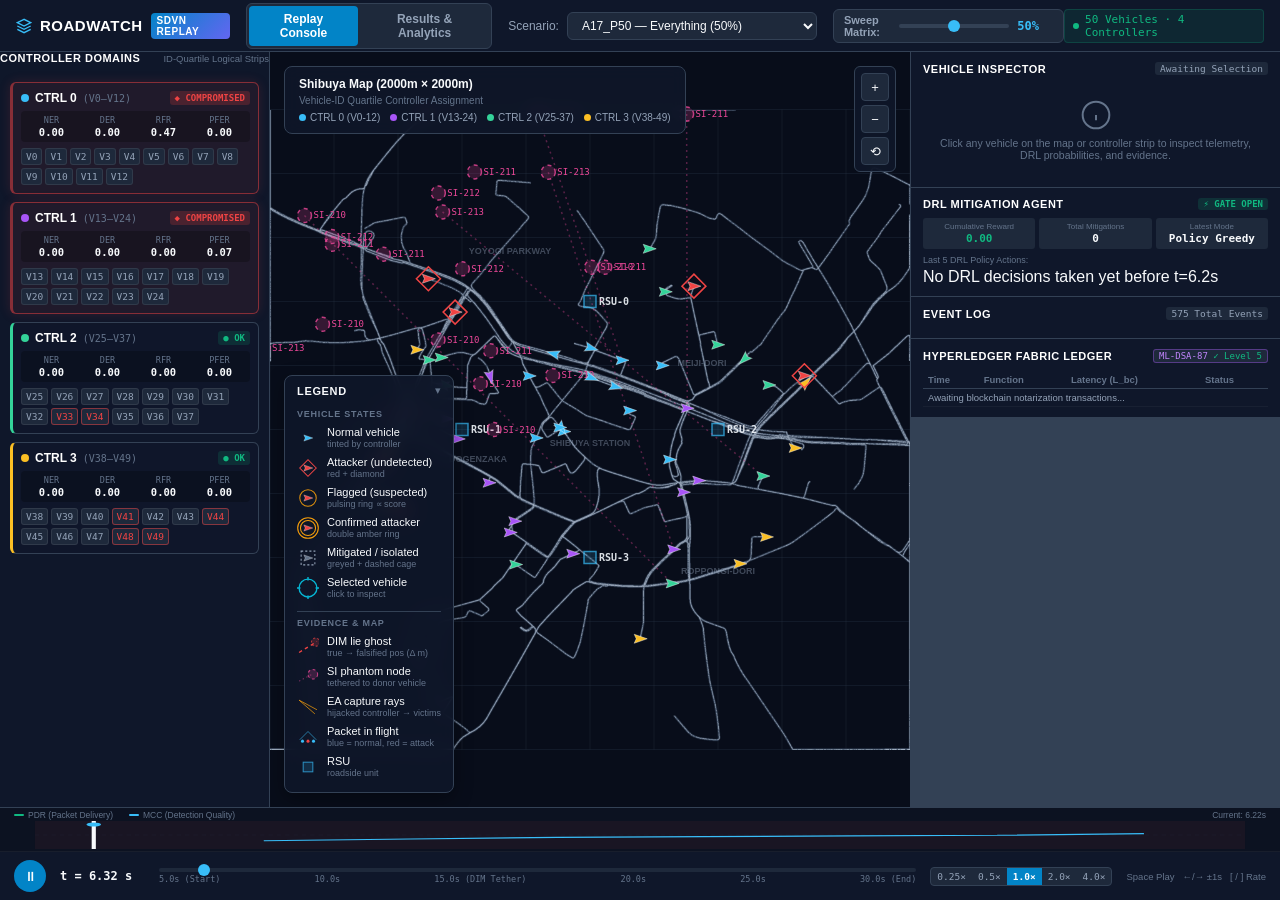
<file: index.html>
<!DOCTYPE html>
<html lang="en">
<head>
  <meta charset="UTF-8">
  <meta name="viewport" content="width=device-width, initial-scale=1.0">
  <title>Roadwatch — SDVN Attack & Defense Replay</title>
  <meta name="description" content="Interactive, log-driven replay and results dashboard of the SDVN attack detection and mitigation system across data and control planes.">
  <link rel="stylesheet" href="style.css">
</head>
<body>
  <!-- Top App Header -->
  <header class="app-header">
    <div class="brand-section">
      <div class="brand-logo">
        <svg width="18" height="18" viewBox="0 0 24 24" fill="none" stroke="#38bdf8" stroke-width="2">
          <path d="M12 2L2 7l10 5 10-5-10-5zM2 17l10 5 10-5M2 12l10 5 10-5"/>
        </svg>
        <span>ROADWATCH</span>
        <span class="brand-badge">SDVN REPLAY</span>
      </div>

      <!-- Navigation Tabs (Task 20: /results route / tab) -->
      <nav class="nav-tabs" aria-label="Main Navigation">
        <button class="nav-tab active" id="tabReplayBtn" data-target="replay">Replay Console</button>
        <button class="nav-tab" id="tabResultsBtn" data-target="results">Results & Analytics</button>
      </nav>

      <div class="header-controls" id="headerReplayControls">
        <!-- Scenario Picker Dropdown -->
        <div class="scenario-picker">
          <label for="scenarioSelect">Scenario:</label>
          <select id="scenarioSelect" class="select-input" aria-label="Select Simulation Scenario">
            <!-- Populated dynamically by app.js -->
          </select>
        </div>

        <!-- Sweep Slider (Task 19) -->
        <div class="sweep-control-group">
          <span class="sweep-label">Sweep Matrix:</span>
          <input type="range" id="sweepSlider" class="sweep-slider-header" min="0" max="100" step="25" value="50" aria-label="Sweep Matrix Attacker Percentage">
          <span id="sweepPctBadge" class="sweep-pct-badge">50%</span>
        </div>
      </div>
    </div>

    <div class="header-status">
      <div class="status-badge" id="systemStatus">
        <span style="display:inline-block;width:6px;height:6px;border-radius:50%;background:#10b981;"></span>
        <span>50 Vehicles · 4 Controllers</span>
      </div>
    </div>
  </header>

  <!-- View 1: Replay Console (3-Column Layout) -->
  <div id="replayView" class="view-container">
    <div class="app-body">
      <!-- Left Column: Controller Strip (Task 17 / Part D.2) -->
      <aside id="controllerStrip" class="left-strip" aria-label="Controller Domains Strip">
        <!-- Populated dynamically by panels.js -->
      </aside>

      <!-- Center Column: Main Map Canvas Viewport -->
      <main class="center-viewport" id="viewportContainer">
        <canvas id="mapCanvas"></canvas>

        <!-- Drag & Drop Drop-zone Overlay (Task 21) -->
        <div id="dropZoneOverlay" class="dropzone-overlay">
          <div class="dropzone-modal">
            <svg width="48" height="48" viewBox="0 0 24 24" fill="none" stroke="#38bdf8" stroke-width="2">
              <path d="M21 15v4a2 2 0 0 1-2 2H5a2 2 0 0 1-2-2v-4M17 8l-5-5-5 5M12 3v12"/>
            </svg>
            <div class="dropzone-text">Drop Scenario JSON File Here</div>
            <div class="dropzone-sub">Instantly loads telemetry, positions, and events</div>
          </div>
        </div>

        <!-- Top Left Information Overlay -->
        <div class="map-overlay-top-left">
          <div class="overlay-title">Shibuya Map (2000m × 2000m)</div>
          <div style="font-size: 10px; color: var(--text-muted);">
            Vehicle-ID Quartile Controller Assignment
          </div>
          <div class="controller-legend">
            <div class="legend-item"><span class="legend-dot" style="background:var(--ctrl-0);"></span><span>CTRL 0 (V0-12)</span></div>
            <div class="legend-item"><span class="legend-dot" style="background:var(--ctrl-1);"></span><span>CTRL 1 (V13-24)</span></div>
            <div class="legend-item"><span class="legend-dot" style="background:var(--ctrl-2);"></span><span>CTRL 2 (V25-37)</span></div>
            <div class="legend-item"><span class="legend-dot" style="background:var(--ctrl-3);"></span><span>CTRL 3 (V38-49)</span></div>
          </div>
        </div>

        <!-- Top Right Map Navigation Controls -->
        <div class="map-overlay-top-right">
          <button class="map-btn" id="zoomInBtn" title="Zoom In (+)" aria-label="Zoom In">+</button>
          <button class="map-btn" id="zoomOutBtn" title="Zoom Out (-)" aria-label="Zoom Out">−</button>
          <button class="map-btn" id="zoomResetBtn" title="Reset View (R)" aria-label="Reset View">⟲</button>
        </div>

        <!-- Bottom Left: Map Legend (vehicle states, evidence & map symbols) -->
        <div class="map-overlay-bottom-left" id="mapLegend">
          <button class="legend-toggle" id="legendToggleBtn" aria-expanded="true" aria-controls="legendBody" title="Toggle Legend (L)">
            <span class="legend-toggle-title">Legend</span>
            <span class="legend-toggle-chevron" id="legendChevron">▾</span>
          </button>
          <div class="legend-body" id="legendBody">
            <div class="legend-group-title">Vehicle States</div>

            <div class="legend-row">
              <svg class="legend-glyph" viewBox="0 0 32 32" aria-hidden="true">
                <path d="M23 16 L10 11.5 L12 16 L10 20.5 Z" fill="var(--ctrl-0)" stroke="rgba(255,255,255,0.4)"/>
              </svg>
              <span class="legend-label">Normal vehicle</span>
              <span class="legend-note">tinted by controller</span>
            </div>

            <div class="legend-row">
              <svg class="legend-glyph" viewBox="0 0 32 32" aria-hidden="true">
                <path d="M28 16 L16 4 L4 16 L16 28 Z" fill="none" stroke="#ef4444" stroke-width="1.5"/>
                <path d="M23 16 L10 11.5 L12 16 L10 20.5 Z" fill="#ef4444" stroke="rgba(255,255,255,0.4)"/>
              </svg>
              <span class="legend-label">Attacker (undetected)</span>
              <span class="legend-note">red + diamond</span>
            </div>

            <div class="legend-row">
              <svg class="legend-glyph" viewBox="0 0 32 32" aria-hidden="true">
                <circle class="glyph-pulse" cx="16" cy="16" r="12" fill="none" stroke="rgba(245,158,11,0.9)" stroke-width="1.5"/>
                <path d="M23 16 L10 11.5 L12 16 L10 20.5 Z" fill="#ef4444" stroke="rgba(255,255,255,0.4)"/>
              </svg>
              <span class="legend-label">Flagged (suspected)</span>
              <span class="legend-note">pulsing ring ∝ score</span>
            </div>

            <div class="legend-row">
              <svg class="legend-glyph" viewBox="0 0 32 32" aria-hidden="true">
                <circle cx="16" cy="16" r="15" fill="none" stroke="#f59e0b" stroke-width="1.6"/>
                <circle cx="16" cy="16" r="11" fill="none" stroke="#f59e0b" stroke-width="1.6"/>
                <path d="M23 16 L10 11.5 L12 16 L10 20.5 Z" fill="#ef4444" stroke="rgba(255,255,255,0.4)"/>
              </svg>
              <span class="legend-label">Confirmed attacker</span>
              <span class="legend-note">double amber ring</span>
            </div>

            <div class="legend-row">
              <svg class="legend-glyph" viewBox="0 0 32 32" aria-hidden="true">
                <rect x="6" y="6" width="20" height="20" fill="none" stroke="#94a3b8" stroke-width="1.5" stroke-dasharray="3 3"/>
                <path d="M23 16 L10 11.5 L12 16 L10 20.5 Z" fill="#64748b" stroke="rgba(255,255,255,0.4)"/>
              </svg>
              <span class="legend-label">Mitigated / isolated</span>
              <span class="legend-note">greyed + dashed cage</span>
            </div>

            <div class="legend-row">
              <svg class="legend-glyph" viewBox="0 0 32 32" aria-hidden="true">
                <circle cx="16" cy="16" r="13" fill="none" stroke="#06b6d4" stroke-width="2"/>
                <path d="M0 16 H5 M27 16 H32 M16 0 V5 M16 27 V32" stroke="#06b6d4" stroke-width="2"/>
              </svg>
              <span class="legend-label">Selected vehicle</span>
              <span class="legend-note">click to inspect</span>
            </div>

            <div class="legend-group-title">Evidence &amp; Map</div>

            <div class="legend-row">
              <svg class="legend-glyph" viewBox="0 0 32 32" aria-hidden="true">
                <path d="M3 24 L29 8" stroke="#ef4444" stroke-width="2" stroke-dasharray="5 5"/>
                <circle cx="27" cy="9" r="6" fill="rgba(239,68,68,0.2)" stroke="rgba(239,68,68,0.7)" stroke-width="1.5" stroke-dasharray="3 3"/>
              </svg>
              <span class="legend-label">DIM lie ghost</span>
              <span class="legend-note">true → falsified pos (Δ m)</span>
            </div>

            <div class="legend-row">
              <svg class="legend-glyph" viewBox="0 0 32 32" aria-hidden="true">
                <path d="M3 22 L22 12" stroke="rgba(236,72,153,0.5)" stroke-width="1.5" stroke-dasharray="2 4"/>
                <circle cx="23" cy="12" r="7" fill="rgba(236,72,153,0.2)" stroke="rgba(236,72,153,0.8)" stroke-width="1.5" stroke-dasharray="4 4"/>
              </svg>
              <span class="legend-label">SI phantom node</span>
              <span class="legend-note">tethered to donor vehicle</span>
            </div>

            <div class="legend-row">
              <svg class="legend-glyph" viewBox="0 0 32 32" aria-hidden="true">
                <path d="M3 6 L29 20 M3 6 L26 26" stroke="rgba(245,158,11,0.75)" stroke-width="1.4"/>
              </svg>
              <span class="legend-label">EA capture rays</span>
              <span class="legend-note">hijacked controller → victims</span>
            </div>

            <div class="legend-row">
              <svg class="legend-glyph" viewBox="0 0 32 32" aria-hidden="true">
                <path d="M4 20 L16 8 L28 20" stroke="rgba(56,189,248,0.6)" stroke-width="1.4" fill="none"/>
                <circle cx="8" cy="22" r="2.2" fill="#38bdf8"/><circle cx="16" cy="22" r="2.2" fill="#ef4444"/><circle cx="24" cy="22" r="2.2" fill="#38bdf8"/>
              </svg>
              <span class="legend-label">Packet in flight</span>
              <span class="legend-note">blue = normal, red = attack</span>
            </div>

            <div class="legend-row">
              <svg class="legend-glyph" viewBox="0 0 32 32" aria-hidden="true">
                <rect x="9" y="9" width="14" height="14" fill="rgba(56,189,248,0.15)" stroke="rgba(56,189,248,0.7)" stroke-width="1.5"/>
              </svg>
              <span class="legend-label">RSU</span>
              <span class="legend-note">roadside unit</span>
            </div>
          </div>
        </div>

        <!-- Interactive Tooltip -->
        <div id="vehicleTooltip" class="vehicle-tooltip"></div>
      </main>

      <!-- Right Column: Inspector, DRL Mitigation, Event Console, & Fabric Ledger Panels -->
      <aside class="right-panels" aria-label="Telemetry & Inspection Panels">
        <section id="inspectorPanel" class="panel-card" aria-label="Vehicle Inspector"></section>
        <section id="drlPanel" class="panel-card" aria-label="DRL Mitigation Agent"></section>
        <section id="eventConsole" class="panel-card" aria-label="Event Console"></section>
        <section id="ledgerPanel" class="panel-card" aria-label="Blockchain Ledger"></section>
      </aside>
    </div>

    <!-- Bottom Container: Timeline Sparkline Strip & Playback Toolbar -->
    <div class="bottom-container">
      <div id="timelineStrip" class="timeline-strip-container"></div>
      <footer class="playback-bar">
        <button class="play-btn" id="playBtn" title="Play/Pause (Space)" aria-label="Toggle Playback">
          <span id="playIcon">⏸</span>
        </button>
        <div class="time-display" id="timeDisplay">t = 5.00 s</div>
        <div class="timeline-container">
          <div class="timeline-track">
            <input type="range" id="timelineSlider" class="timeline-slider" min="5.0" max="30.0" step="0.05" value="5.0" aria-label="Timeline Scrubber">
          </div>
          <div class="timeline-ticks">
            <span>5.0s (Start)</span>
            <span>10.0s</span>
            <span>15.0s (DIM Tether)</span>
            <span>20.0s</span>
            <span>25.0s</span>
            <span>30.0s (End)</span>
          </div>
        </div>
        <div class="rate-selector">
          <button class="rate-btn" data-rate="0.25">0.25×</button>
          <button class="rate-btn" data-rate="0.5">0.5×</button>
          <button class="rate-btn active" data-rate="1.0">1.0×</button>
          <button class="rate-btn" data-rate="2.0">2.0×</button>
          <button class="rate-btn" data-rate="4.0">4.0×</button>
        </div>
        <div class="keyboard-hints">
          <span><span class="key-badge">Space</span> Play</span>
          <span><span class="key-badge">←/→</span> ±1s</span>
          <span><span class="key-badge">[ / ]</span> Rate</span>
        </div>
      </footer>
    </div>
  </div>

  <!-- View 2: Results & Analytics Dashboard (Task 20 / Part 7) -->
  <div id="resultsView" class="view-container" style="display:none;">
    <div id="dashboardContainer" class="dashboard-scrollable"></div>
  </div>

  <script type="module" src="app.js"></script>
</body>
</html>
</file>
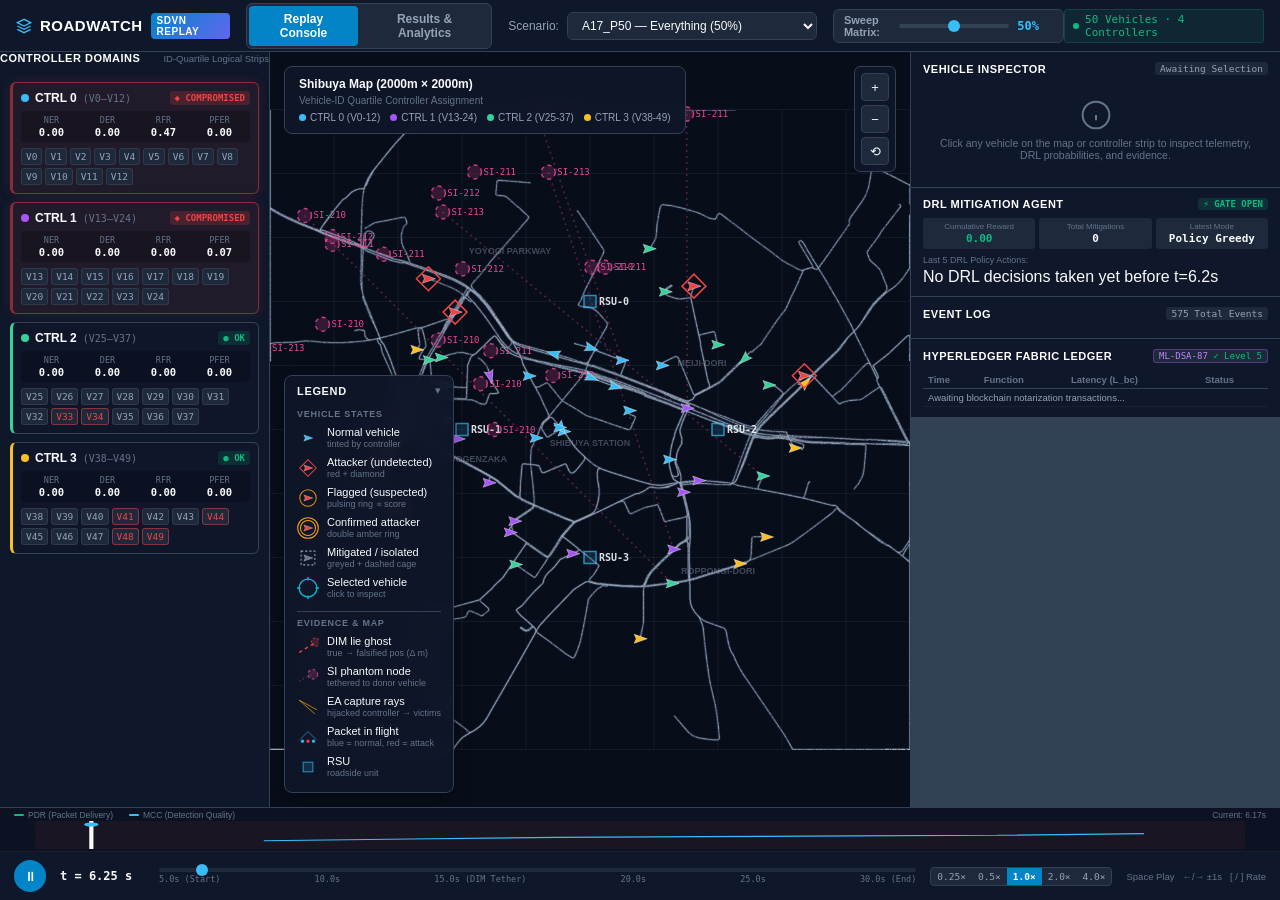
<file: roadwatch_standalone.html>
<!DOCTYPE html>
<html lang="en">
<head>
  <meta charset="UTF-8">
  <meta name="viewport" content="width=device-width, initial-scale=1.0">
  <title>Roadwatch — SDVN Attack & Defense Replay</title>
  <meta name="description" content="Interactive, log-driven replay and results dashboard of the SDVN attack detection and mitigation system across data and control planes.">
  <link rel="stylesheet" href="style.css">
</head>
<body>
  <!-- Top App Header -->
  <header class="app-header">
    <div class="brand-section">
      <div class="brand-logo">
        <svg width="18" height="18" viewBox="0 0 24 24" fill="none" stroke="#38bdf8" stroke-width="2">
          <path d="M12 2L2 7l10 5 10-5-10-5zM2 17l10 5 10-5M2 12l10 5 10-5"/>
        </svg>
        <span>ROADWATCH</span>
        <span class="brand-badge">SDVN REPLAY</span>
      </div>

      <!-- Navigation Tabs (Task 20: /results route / tab) -->
      <nav class="nav-tabs" aria-label="Main Navigation">
        <button class="nav-tab active" id="tabReplayBtn" data-target="replay">Replay Console</button>
        <button class="nav-tab" id="tabResultsBtn" data-target="results">Results & Analytics</button>
      </nav>

      <div class="header-controls" id="headerReplayControls">
        <!-- Scenario Picker Dropdown -->
        <div class="scenario-picker">
          <label for="scenarioSelect">Scenario:</label>
          <select id="scenarioSelect" class="select-input" aria-label="Select Simulation Scenario">
            <!-- Populated dynamically by app.js -->
          </select>
        </div>

        <!-- Sweep Slider (Task 19) -->
        <div class="sweep-control-group">
          <span class="sweep-label">Sweep Matrix:</span>
          <input type="range" id="sweepSlider" class="sweep-slider-header" min="0" max="100" step="25" value="50" aria-label="Sweep Matrix Attacker Percentage">
          <span id="sweepPctBadge" class="sweep-pct-badge">50%</span>
        </div>
      </div>
    </div>

    <div class="header-status">
      <div class="status-badge" id="systemStatus">
        <span style="display:inline-block;width:6px;height:6px;border-radius:50%;background:#10b981;"></span>
        <span>50 Vehicles · 4 Controllers</span>
      </div>
    </div>
  </header>

  <!-- View 1: Replay Console (3-Column Layout) -->
  <div id="replayView" class="view-container">
    <div class="app-body">
      <!-- Left Column: Controller Strip (Task 17 / Part D.2) -->
      <aside id="controllerStrip" class="left-strip" aria-label="Controller Domains Strip">
        <!-- Populated dynamically by panels.js -->
      </aside>

      <!-- Center Column: Main Map Canvas Viewport -->
      <main class="center-viewport" id="viewportContainer">
        <canvas id="mapCanvas"></canvas>

        <!-- Drag & Drop Drop-zone Overlay (Task 21) -->
        <div id="dropZoneOverlay" class="dropzone-overlay">
          <div class="dropzone-modal">
            <svg width="48" height="48" viewBox="0 0 24 24" fill="none" stroke="#38bdf8" stroke-width="2">
              <path d="M21 15v4a2 2 0 0 1-2 2H5a2 2 0 0 1-2-2v-4M17 8l-5-5-5 5M12 3v12"/>
            </svg>
            <div class="dropzone-text">Drop Scenario JSON File Here</div>
            <div class="dropzone-sub">Instantly loads telemetry, positions, and events</div>
          </div>
        </div>

        <!-- Top Left Information Overlay -->
        <div class="map-overlay-top-left">
          <div class="overlay-title">Shibuya Map (2000m × 2000m)</div>
          <div style="font-size: 10px; color: var(--text-muted);">
            Vehicle-ID Quartile Controller Assignment
          </div>
          <div class="controller-legend">
            <div class="legend-item"><span class="legend-dot" style="background:var(--ctrl-0);"></span><span>CTRL 0 (V0-12)</span></div>
            <div class="legend-item"><span class="legend-dot" style="background:var(--ctrl-1);"></span><span>CTRL 1 (V13-24)</span></div>
            <div class="legend-item"><span class="legend-dot" style="background:var(--ctrl-2);"></span><span>CTRL 2 (V25-37)</span></div>
            <div class="legend-item"><span class="legend-dot" style="background:var(--ctrl-3);"></span><span>CTRL 3 (V38-49)</span></div>
          </div>
        </div>

        <!-- Top Right Map Navigation Controls -->
        <div class="map-overlay-top-right">
          <button class="map-btn" id="zoomInBtn" title="Zoom In (+)" aria-label="Zoom In">+</button>
          <button class="map-btn" id="zoomOutBtn" title="Zoom Out (-)" aria-label="Zoom Out">−</button>
          <button class="map-btn" id="zoomResetBtn" title="Reset View (R)" aria-label="Reset View">⟲</button>
        </div>

        <!-- Bottom Left: Map Legend (vehicle states, evidence & map symbols) -->
        <div class="map-overlay-bottom-left" id="mapLegend">
          <button class="legend-toggle" id="legendToggleBtn" aria-expanded="true" aria-controls="legendBody" title="Toggle Legend (L)">
            <span class="legend-toggle-title">Legend</span>
            <span class="legend-toggle-chevron" id="legendChevron">▾</span>
          </button>
          <div class="legend-body" id="legendBody">
            <div class="legend-group-title">Vehicle States</div>

            <div class="legend-row">
              <svg class="legend-glyph" viewBox="0 0 32 32" aria-hidden="true">
                <path d="M23 16 L10 11.5 L12 16 L10 20.5 Z" fill="var(--ctrl-0)" stroke="rgba(255,255,255,0.4)"/>
              </svg>
              <span class="legend-label">Normal vehicle</span>
              <span class="legend-note">tinted by controller</span>
            </div>

            <div class="legend-row">
              <svg class="legend-glyph" viewBox="0 0 32 32" aria-hidden="true">
                <path d="M28 16 L16 4 L4 16 L16 28 Z" fill="none" stroke="#ef4444" stroke-width="1.5"/>
                <path d="M23 16 L10 11.5 L12 16 L10 20.5 Z" fill="#ef4444" stroke="rgba(255,255,255,0.4)"/>
              </svg>
              <span class="legend-label">Attacker (undetected)</span>
              <span class="legend-note">red + diamond</span>
            </div>

            <div class="legend-row">
              <svg class="legend-glyph" viewBox="0 0 32 32" aria-hidden="true">
                <circle class="glyph-pulse" cx="16" cy="16" r="12" fill="none" stroke="rgba(245,158,11,0.9)" stroke-width="1.5"/>
                <path d="M23 16 L10 11.5 L12 16 L10 20.5 Z" fill="#ef4444" stroke="rgba(255,255,255,0.4)"/>
              </svg>
              <span class="legend-label">Flagged (suspected)</span>
              <span class="legend-note">pulsing ring ∝ score</span>
            </div>

            <div class="legend-row">
              <svg class="legend-glyph" viewBox="0 0 32 32" aria-hidden="true">
                <circle cx="16" cy="16" r="15" fill="none" stroke="#f59e0b" stroke-width="1.6"/>
                <circle cx="16" cy="16" r="11" fill="none" stroke="#f59e0b" stroke-width="1.6"/>
                <path d="M23 16 L10 11.5 L12 16 L10 20.5 Z" fill="#ef4444" stroke="rgba(255,255,255,0.4)"/>
              </svg>
              <span class="legend-label">Confirmed attacker</span>
              <span class="legend-note">double amber ring</span>
            </div>

            <div class="legend-row">
              <svg class="legend-glyph" viewBox="0 0 32 32" aria-hidden="true">
                <rect x="6" y="6" width="20" height="20" fill="none" stroke="#94a3b8" stroke-width="1.5" stroke-dasharray="3 3"/>
                <path d="M23 16 L10 11.5 L12 16 L10 20.5 Z" fill="#64748b" stroke="rgba(255,255,255,0.4)"/>
              </svg>
              <span class="legend-label">Mitigated / isolated</span>
              <span class="legend-note">greyed + dashed cage</span>
            </div>

            <div class="legend-row">
              <svg class="legend-glyph" viewBox="0 0 32 32" aria-hidden="true">
                <circle cx="16" cy="16" r="13" fill="none" stroke="#06b6d4" stroke-width="2"/>
                <path d="M0 16 H5 M27 16 H32 M16 0 V5 M16 27 V32" stroke="#06b6d4" stroke-width="2"/>
              </svg>
              <span class="legend-label">Selected vehicle</span>
              <span class="legend-note">click to inspect</span>
            </div>

            <div class="legend-group-title">Evidence &amp; Map</div>

            <div class="legend-row">
              <svg class="legend-glyph" viewBox="0 0 32 32" aria-hidden="true">
                <path d="M3 24 L29 8" stroke="#ef4444" stroke-width="2" stroke-dasharray="5 5"/>
                <circle cx="27" cy="9" r="6" fill="rgba(239,68,68,0.2)" stroke="rgba(239,68,68,0.7)" stroke-width="1.5" stroke-dasharray="3 3"/>
              </svg>
              <span class="legend-label">DIM lie ghost</span>
              <span class="legend-note">true → falsified pos (Δ m)</span>
            </div>

            <div class="legend-row">
              <svg class="legend-glyph" viewBox="0 0 32 32" aria-hidden="true">
                <path d="M3 22 L22 12" stroke="rgba(236,72,153,0.5)" stroke-width="1.5" stroke-dasharray="2 4"/>
                <circle cx="23" cy="12" r="7" fill="rgba(236,72,153,0.2)" stroke="rgba(236,72,153,0.8)" stroke-width="1.5" stroke-dasharray="4 4"/>
              </svg>
              <span class="legend-label">SI phantom node</span>
              <span class="legend-note">tethered to donor vehicle</span>
            </div>

            <div class="legend-row">
              <svg class="legend-glyph" viewBox="0 0 32 32" aria-hidden="true">
                <path d="M3 6 L29 20 M3 6 L26 26" stroke="rgba(245,158,11,0.75)" stroke-width="1.4"/>
              </svg>
              <span class="legend-label">EA capture rays</span>
              <span class="legend-note">hijacked controller → victims</span>
            </div>

            <div class="legend-row">
              <svg class="legend-glyph" viewBox="0 0 32 32" aria-hidden="true">
                <path d="M4 20 L16 8 L28 20" stroke="rgba(56,189,248,0.6)" stroke-width="1.4" fill="none"/>
                <circle cx="8" cy="22" r="2.2" fill="#38bdf8"/><circle cx="16" cy="22" r="2.2" fill="#ef4444"/><circle cx="24" cy="22" r="2.2" fill="#38bdf8"/>
              </svg>
              <span class="legend-label">Packet in flight</span>
              <span class="legend-note">blue = normal, red = attack</span>
            </div>

            <div class="legend-row">
              <svg class="legend-glyph" viewBox="0 0 32 32" aria-hidden="true">
                <rect x="9" y="9" width="14" height="14" fill="rgba(56,189,248,0.15)" stroke="rgba(56,189,248,0.7)" stroke-width="1.5"/>
              </svg>
              <span class="legend-label">RSU</span>
              <span class="legend-note">roadside unit</span>
            </div>
          </div>
        </div>

        <!-- Interactive Tooltip -->
        <div id="vehicleTooltip" class="vehicle-tooltip"></div>
      </main>

      <!-- Right Column: Inspector, DRL Mitigation, Event Console, & Fabric Ledger Panels -->
      <aside class="right-panels" aria-label="Telemetry & Inspection Panels">
        <section id="inspectorPanel" class="panel-card" aria-label="Vehicle Inspector"></section>
        <section id="drlPanel" class="panel-card" aria-label="DRL Mitigation Agent"></section>
        <section id="eventConsole" class="panel-card" aria-label="Event Console"></section>
        <section id="ledgerPanel" class="panel-card" aria-label="Blockchain Ledger"></section>
      </aside>
    </div>

    <!-- Bottom Container: Timeline Sparkline Strip & Playback Toolbar -->
    <div class="bottom-container">
      <div id="timelineStrip" class="timeline-strip-container"></div>
      <footer class="playback-bar">
        <button class="play-btn" id="playBtn" title="Play/Pause (Space)" aria-label="Toggle Playback">
          <span id="playIcon">⏸</span>
        </button>
        <div class="time-display" id="timeDisplay">t = 5.00 s</div>
        <div class="timeline-container">
          <div class="timeline-track">
            <input type="range" id="timelineSlider" class="timeline-slider" min="5.0" max="30.0" step="0.05" value="5.0" aria-label="Timeline Scrubber">
          </div>
          <div class="timeline-ticks">
            <span>5.0s (Start)</span>
            <span>10.0s</span>
            <span>15.0s (DIM Tether)</span>
            <span>20.0s</span>
            <span>25.0s</span>
            <span>30.0s (End)</span>
          </div>
        </div>
        <div class="rate-selector">
          <button class="rate-btn" data-rate="0.25">0.25×</button>
          <button class="rate-btn" data-rate="0.5">0.5×</button>
          <button class="rate-btn active" data-rate="1.0">1.0×</button>
          <button class="rate-btn" data-rate="2.0">2.0×</button>
          <button class="rate-btn" data-rate="4.0">4.0×</button>
        </div>
        <div class="keyboard-hints">
          <span><span class="key-badge">Space</span> Play</span>
          <span><span class="key-badge">←/→</span> ±1s</span>
          <span><span class="key-badge">[ / ]</span> Rate</span>
        </div>
      </footer>
    </div>
  </div>

  <!-- View 2: Results & Analytics Dashboard (Task 20 / Part 7) -->
  <div id="resultsView" class="view-container" style="display:none;">
    <div id="dashboardContainer" class="dashboard-scrollable"></div>
  </div>

  <script type="module" src="app.js"></script>
</body>
</html>
</file>
<file: style.css>
/* Roadwatch Phase 4 Full Comprehensive Stylesheet */
:root {
  --bg-primary: #070b14;
  --bg-secondary: #0f172a;
  --bg-surface: #1e293b;
  --bg-surface-hover: #334155;
  --border-color: #334155;
  --border-focus: #38bdf8;
  
  --text-primary: #f8fafc;
  --text-secondary: #94a3b8;
  --text-muted: #64748b;
  
  /* Controller Hues */
  --ctrl-0: #38bdf8; /* Sky Blue */
  --ctrl-1: #a855f7; /* Purple */
  --ctrl-2: #34d399; /* Emerald */
  --ctrl-3: #fbbf24; /* Amber */
  
  /* Status Colors */
  --status-benign: #94a3b8;
  --status-undetected: #ef4444; /* Critical Red */
  --status-flagged: #f59e0b;    /* Warning Amber */
  --status-confirmed: #f97316;  /* Orange */
  --status-mitigated: #64748b;  /* Muted Grey */
  --status-selected: #06b6d4;   /* Cyan */
  --status-ghost: #ec4899;      /* Pink Ghost */

  --font-family: 'Inter', -apple-system, BlinkMacSystemFont, 'Segoe UI', Roboto, sans-serif;
  --font-mono: 'JetBrains Mono', 'Fira Code', Consolas, monospace;
}

* {
  box-sizing: border-box;
  margin: 0;
  padding: 0;
}

body {
  background-color: var(--bg-primary);
  color: var(--text-primary);
  font-family: var(--font-family);
  height: 100vh;
  width: 100vw;
  overflow: hidden;
  display: flex;
  flex-direction: column;
}

/* Header & Tabs */
.app-header {
  height: 52px;
  background: var(--bg-secondary);
  border-bottom: 1px solid var(--border-color);
  display: flex;
  align-items: center;
  justify-content: space-between;
  padding: 0 16px;
  z-index: 20;
}

.brand-section {
  display: flex;
  align-items: center;
  gap: 16px;
}

.brand-logo {
  display: flex;
  align-items: center;
  gap: 8px;
  font-weight: 700;
  font-size: 15px;
  letter-spacing: 0.5px;
  color: #fff;
}

.brand-badge {
  background: linear-gradient(135deg, #0284c7, #6366f1);
  font-size: 10px;
  font-weight: 700;
  padding: 2px 6px;
  border-radius: 4px;
  text-transform: uppercase;
}

/* Navigation Tabs (Task 20) */
.nav-tabs {
  display: flex;
  background: var(--bg-surface);
  border: 1px solid var(--border-color);
  border-radius: 6px;
  padding: 2px;
  gap: 2px;
}

.nav-tab {
  background: transparent;
  color: var(--text-secondary);
  border: none;
  padding: 6px 12px;
  font-size: 12px;
  font-weight: 600;
  border-radius: 4px;
  cursor: pointer;
  transition: all 0.15s;
}

.nav-tab:hover {
  color: var(--text-primary);
}

.nav-tab.active {
  background: #0284c7;
  color: #fff;
}

.header-controls {
  display: flex;
  align-items: center;
  gap: 16px;
}

.scenario-picker {
  display: flex;
  align-items: center;
  gap: 8px;
  font-size: 12px;
  color: var(--text-secondary);
}

.select-input {
  background: var(--bg-surface);
  color: var(--text-primary);
  border: 1px solid var(--border-color);
  padding: 5px 10px;
  border-radius: 6px;
  font-size: 12px;
  font-family: inherit;
  outline: none;
  cursor: pointer;
  max-width: 250px;
}

.sweep-control-group {
  display: flex;
  align-items: center;
  gap: 8px;
  background: var(--bg-surface);
  border: 1px solid var(--border-color);
  padding: 4px 10px;
  border-radius: 6px;
}

.sweep-label {
  font-size: 11px;
  font-weight: 600;
  color: var(--text-secondary);
}

.sweep-slider-header {
  -webkit-appearance: none;
  appearance: none;
  width: 110px;
  height: 4px;
  border-radius: 2px;
  background: #334155;
  outline: none;
  cursor: pointer;
}

.sweep-slider-header::-webkit-slider-thumb {
  -webkit-appearance: none;
  appearance: none;
  width: 12px;
  height: 12px;
  border-radius: 50%;
  background: #38bdf8;
  cursor: pointer;
}

.sweep-pct-badge {
  font-family: var(--font-mono);
  font-size: 12px;
  font-weight: 700;
  color: #38bdf8;
  min-width: 36px;
}

.header-status {
  display: flex;
  align-items: center;
  gap: 12px;
}

.status-badge {
  display: inline-flex;
  align-items: center;
  gap: 6px;
  padding: 3px 8px;
  background: rgba(16, 185, 129, 0.1);
  color: #10b981;
  border: 1px solid rgba(16, 185, 129, 0.2);
  border-radius: 4px;
  font-family: var(--font-mono);
  font-size: 11px;
}

/* View Containers */
.view-container {
  flex: 1;
  display: flex;
  flex-direction: column;
  overflow: hidden;
  position: relative;
}

/* 3-Column Main Replay Layout */
.app-body {
  flex: 1;
  display: flex;
  overflow: hidden;
  position: relative;
}

.left-strip {
  width: 270px;
  background: var(--bg-secondary);
  border-right: 1px solid var(--border-color);
  display: flex;
  flex-direction: column;
  overflow-y: auto;
  z-index: 10;
}

.ctrl-lanes-container {
  padding: 10px;
  display: flex;
  flex-direction: column;
  gap: 8px;
}

.ctrl-lane {
  background: rgba(15, 23, 42, 0.6);
  border: 1px solid var(--border-color);
  border-left: 3px solid var(--lane-accent, #38bdf8);
  border-radius: 6px;
  padding: 8px;
  transition: all 0.2s;
}

.ctrl-lane.compromised {
  border-color: rgba(239, 68, 68, 0.5);
  background: rgba(239, 68, 68, 0.08);
  box-shadow: 0 0 12px rgba(239, 68, 68, 0.15);
}

.ctrl-lane-header {
  display: flex;
  justify-content: space-between;
  align-items: center;
  margin-bottom: 6px;
}

.ctrl-name-group {
  display: flex;
  align-items: center;
  gap: 6px;
}

.ctrl-dot {
  width: 8px;
  height: 8px;
  border-radius: 50%;
}

.ctrl-name {
  font-weight: 700;
  font-size: 12px;
  color: #fff;
}

.ctrl-range {
  font-size: 10px;
  color: var(--text-muted);
  font-family: var(--font-mono);
}

.ctrl-state {
  font-size: 9px;
  font-weight: 700;
  padding: 2px 5px;
  border-radius: 3px;
  font-family: var(--font-mono);
}

.ctrl-state.healthy {
  background: rgba(16, 185, 129, 0.15);
  color: #10b981;
}

.ctrl-state.compromised {
  background: rgba(239, 68, 68, 0.2);
  color: #ef4444;
  animation: pulseCompromised 1.5s infinite;
}

@keyframes pulseCompromised {
  0%, 100% { opacity: 1; }
  50% { opacity: 0.6; }
}

.ctrl-metrics-grid {
  display: grid;
  grid-template-columns: repeat(4, 1fr);
  gap: 3px;
  background: rgba(0, 0, 0, 0.25);
  padding: 4px;
  border-radius: 4px;
  margin-bottom: 6px;
}

.metric-cell {
  font-size: 8.5px;
  color: var(--text-muted);
  text-align: center;
  font-family: var(--font-mono);
}

.metric-cell b {
  display: block;
  font-size: 10.5px;
  color: var(--text-primary);
  margin-top: 1px;
}

.ctrl-chips-row {
  display: flex;
  flex-wrap: wrap;
  gap: 3px;
}

.v-chip {
  background: var(--bg-surface);
  color: var(--text-secondary);
  border: 1px solid rgba(255, 255, 255, 0.08);
  font-family: var(--font-mono);
  font-size: 9.5px;
  padding: 2px 4px;
  border-radius: 3px;
  cursor: pointer;
  transition: all 0.15s;
}

.v-chip:hover {
  background: var(--chip-color, #38bdf8);
  color: #000;
  font-weight: 700;
}

.v-chip.selected {
  background: #06b6d4;
  color: #000;
  font-weight: 700;
  box-shadow: 0 0 8px rgba(6, 182, 212, 0.8);
}

.v-chip.attacker {
  border-color: rgba(239, 68, 68, 0.5);
  color: #ef4444;
}

/* Center Map Column */
.center-viewport {
  flex: 1;
  position: relative;
  overflow: hidden;
  background: #060911;
}

#mapCanvas {
  display: block;
  width: 100%;
  height: 100%;
  cursor: grab;
}

#mapCanvas:active {
  cursor: grabbing;
}

/* Drag & Drop Overlay (Task 21) */
.dropzone-overlay {
  position: absolute;
  top: 0; left: 0; right: 0; bottom: 0;
  background: rgba(15, 23, 42, 0.85);
  backdrop-filter: blur(8px);
  display: none;
  align-items: center;
  justify-content: center;
  z-index: 50;
  border: 3px dashed #38bdf8;
}

.dropzone-modal {
  display: flex;
  flex-direction: column;
  align-items: center;
  gap: 12px;
  color: #fff;
  text-align: center;
}

.dropzone-text {
  font-size: 18px;
  font-weight: 700;
}

.dropzone-sub {
  font-size: 12px;
  color: var(--text-secondary);
}

.map-overlay-top-left {
  position: absolute;
  top: 14px; left: 14px;
  background: rgba(15, 23, 42, 0.88);
  backdrop-filter: blur(8px);
  border: 1px solid var(--border-color);
  border-radius: 8px;
  padding: 10px 14px;
  font-size: 11px;
  color: var(--text-secondary);
  pointer-events: none;
  z-index: 5;
  display: flex;
  flex-direction: column;
  gap: 4px;
}

.overlay-title {
  font-weight: 700;
  color: var(--text-primary);
  font-size: 12px;
}

.controller-legend {
  display: flex;
  gap: 10px;
  margin-top: 2px;
}

.legend-item {
  display: flex;
  align-items: center;
  gap: 4px;
  font-size: 10px;
}

.legend-dot {
  width: 7px;
  height: 7px;
  border-radius: 50%;
}

.map-overlay-top-right {
  position: absolute;
  top: 14px; right: 14px;
  background: rgba(15, 23, 42, 0.88);
  backdrop-filter: blur(8px);
  border: 1px solid var(--border-color);
  border-radius: 6px;
  padding: 6px;
  display: flex;
  flex-direction: column;
  gap: 4px;
  z-index: 5;
}

.map-btn {
  background: var(--bg-surface);
  color: var(--text-primary);
  border: 1px solid var(--border-color);
  border-radius: 4px;
  width: 28px;
  height: 28px;
  display: flex;
  align-items: center;
  justify-content: center;
  cursor: pointer;
  font-size: 13px;
}

.map-btn:hover {
  background: var(--bg-surface-hover);
  border-color: var(--border-focus);
}

.vehicle-tooltip {
  position: absolute;
  background: rgba(15, 23, 42, 0.95);
  backdrop-filter: blur(12px);
  border: 1px solid var(--border-color);
  box-shadow: 0 10px 25px -5px rgba(0, 0, 0, 0.5);
  border-radius: 6px;
  padding: 8px 12px;
  font-size: 11px;
  color: var(--text-primary);
  pointer-events: none;
  z-index: 20;
  display: none;
  transform: translate(12px, -50%);
  min-width: 170px;
}

.tooltip-header {
  display: flex;
  justify-content: space-between;
  align-items: center;
  margin-bottom: 4px;
  border-bottom: 1px solid var(--border-color);
  padding-bottom: 3px;
}

.tooltip-title { font-weight: 700; font-size: 12px; }
.tooltip-badge { font-size: 9px; font-weight: 600; padding: 1px 5px; border-radius: 3px; }
.tooltip-row { display: flex; justify-content: space-between; margin-bottom: 2px; color: var(--text-secondary); }
.tooltip-val { font-family: var(--font-mono); color: #fff; font-weight: 500; }

/* Right Column: Inspection Panels */
.right-panels {
  width: 370px;
  background: var(--bg-secondary);
  border-left: 1px solid var(--border-color);
  display: flex;
  flex-direction: column;
  overflow-y: auto;
  gap: 1px;
  background-color: var(--border-color);
  z-index: 10;
}

.panel-card {
  background: var(--bg-secondary);
  padding: 10px 12px;
}

.panel-header {
  display: flex;
  justify-content: space-between;
  align-items: center;
  margin-bottom: 8px;
}

.panel-title {
  font-size: 11px;
  font-weight: 700;
  letter-spacing: 0.5px;
  color: #fff;
  text-transform: uppercase;
}

.panel-subtitle { font-size: 9.5px; color: var(--text-muted); }
.panel-badge { font-size: 9.5px; background: var(--bg-surface); color: var(--text-secondary); padding: 1px 5px; border-radius: 3px; font-family: var(--font-mono); }
.panel-empty-state { display: flex; flex-direction: column; align-items: center; justify-content: center; text-align: center; padding: 16px 10px; color: var(--text-muted); font-size: 10.5px; gap: 6px; }

/* Inspector Details */
.inspector-telemetry { display: grid; grid-template-columns: repeat(2, 1fr); gap: 4px; margin-bottom: 8px; }
.telemetry-item { background: var(--bg-surface); padding: 4px 6px; border-radius: 4px; font-size: 10px; display: flex; justify-content: space-between; color: var(--text-secondary); }
.telemetry-item b { font-family: var(--font-mono); color: var(--text-primary); }

.prob-section { background: var(--bg-surface); padding: 6px; border-radius: 5px; margin-top: 6px; }
.prob-header { display: flex; justify-content: space-between; font-size: 10px; font-weight: 600; margin-bottom: 4px; }
.prob-bars-grid { display: flex; flex-direction: column; gap: 3px; }
.prob-row { display: flex; align-items: center; gap: 5px; font-size: 9.5px; }
.prob-label { width: 95px; color: var(--text-secondary); overflow: hidden; text-overflow: ellipsis; white-space: nowrap; }
.prob-track { flex: 1; height: 5px; background: rgba(0, 0, 0, 0.4); border-radius: 2.5px; overflow: hidden; }
.prob-fill { height: 100%; border-radius: 2.5px; }
.prob-val { width: 34px; text-align: right; font-family: var(--font-mono); color: var(--text-primary); }
.footnote { font-size: 8.5px; color: var(--text-muted); margin-top: 4px; }

.evidence-box.dim-alert { background: rgba(239, 68, 68, 0.1); border: 1px solid rgba(239, 68, 68, 0.3); border-radius: 5px; padding: 6px 8px; margin-bottom: 6px; }
.evidence-title { font-size: 10px; font-weight: 700; color: #ef4444; margin-bottom: 3px; }
.hash-flip-display { font-family: var(--font-mono); font-size: 9.5px; background: rgba(0, 0, 0, 0.4); padding: 4px; border-radius: 3px; margin-bottom: 4px; }
.hash-row { display: flex; gap: 4px; }
.hash-row.orig { color: var(--text-muted); }
.hash-row.new { color: #38bdf8; }
.evidence-chips { display: flex; gap: 3px; flex-wrap: wrap; }
.chip { font-size: 8.5px; padding: 1px 4px; border-radius: 3px; font-family: var(--font-mono); }
.chip.red { background: rgba(239, 68, 68, 0.2); color: #ef4444; }
.chip.amber { background: rgba(245, 158, 11, 0.2); color: #f59e0b; }
.chip.purple { background: rgba(168, 85, 247, 0.2); color: #a855f7; }
.chip.blue { background: rgba(56, 189, 248, 0.2); color: #38bdf8; }

/* Events */
.events-scroll-list { max-height: 120px; overflow-y: auto; display: flex; flex-direction: column; gap: 3px; }
.event-item { display: flex; align-items: center; gap: 5px; font-size: 10px; padding: 3px 5px; background: var(--bg-surface); border-radius: 3px; cursor: pointer; }
.event-item:hover { background: var(--bg-surface-hover); }
.ev-time { font-family: var(--font-mono); font-size: 9px; color: var(--text-muted); min-width: 34px; }
.ev-badge { font-size: 7.5px; font-weight: 700; padding: 1px 3px; border-radius: 2px; font-family: var(--font-mono); }
.ev-badge.detection { background: rgba(245, 158, 11, 0.2); color: #f59e0b; }
.ev-badge.mitigation { background: rgba(56, 189, 248, 0.2); color: #38bdf8; }
.ev-badge.bc_commit { background: rgba(168, 85, 247, 0.2); color: #a855f7; }
.ev-badge.attack_action { background: rgba(239, 68, 68, 0.2); color: #ef4444; }
.ev-badge.packet { background: rgba(100, 116, 139, 0.2); color: #94a3b8; }
.ev-desc { flex: 1; color: var(--text-secondary); overflow: hidden; text-overflow: ellipsis; white-space: nowrap; }

/* DRL */
.drl-status-row { display: grid; grid-template-columns: repeat(3, 1fr); gap: 4px; margin-bottom: 6px; }
.drl-metric-card { background: var(--bg-surface); padding: 4px; border-radius: 3px; text-align: center; }
.drl-card-label { font-size: 8px; color: var(--text-muted); display: block; }
.drl-card-val { font-family: var(--font-mono); font-size: 11px; font-weight: 700; margin-top: 1px; display: block; }
.gate-badge { font-size: 9px; font-weight: 700; padding: 1px 5px; border-radius: 3px; font-family: var(--font-mono); }
.gate-badge.gate-open { background: rgba(16, 185, 129, 0.15); color: #10b981; }
.gate-badge.gate-closed { background: rgba(239, 68, 68, 0.2); color: #ef4444; }
.drl-recent-title { font-size: 9px; color: var(--text-muted); margin-bottom: 3px; }
.drl-actions-list { display: flex; flex-direction: column; gap: 2px; }
.drl-action-row { display: flex; align-items: center; justify-content: space-between; background: var(--bg-surface); padding: 2px 5px; border-radius: 3px; font-size: 9.5px; }
.action-t { font-family: var(--font-mono); color: var(--text-muted); }
.action-name { font-weight: 600; color: #fff; }
.action-target { color: var(--text-secondary); }
.action-reward { font-family: var(--font-mono); color: #10b981; }

/* Ledger */
.pqc-chip { font-size: 9px; background: var(--bg-surface); border: 1px solid rgba(168, 85, 247, 0.4); padding: 1px 5px; border-radius: 3px; font-family: var(--font-mono); color: #c084fc; }
.ledger-table { width: 100%; border-collapse: collapse; font-size: 9.5px; }
.ledger-table th { text-align: left; color: var(--text-muted); padding: 3px 5px; border-bottom: 1px solid var(--border-color); font-weight: 600; }
.ledger-table td { padding: 3px 5px; border-bottom: 1px solid rgba(255, 255, 255, 0.04); color: var(--text-secondary); }

/* Bottom Bar */
.bottom-container { background: var(--bg-secondary); border-top: 1px solid var(--border-color); display: flex; flex-direction: column; z-index: 20; }
.timeline-strip-container { height: 44px; padding: 0 14px; background: rgba(11, 15, 25, 0.5); border-bottom: 1px solid rgba(255, 255, 255, 0.05); position: relative; display: flex; flex-direction: column; justify-content: center; }
.timeline-metrics-header { display: flex; justify-content: space-between; align-items: center; font-size: 8.5px; color: var(--text-muted); margin-bottom: 1px; }
.metric-legend { display: flex; align-items: center; gap: 4px; }
.legend-line { display: inline-block; width: 10px; height: 2px; border-radius: 1px; }
.timeline-svg { width: 100%; height: 28px; display: block; }

.playback-bar { height: 48px; display: flex; align-items: center; padding: 0 14px; gap: 14px; }
.play-btn { width: 32px; height: 32px; border-radius: 50%; background: #0284c7; color: #fff; border: none; display: flex; align-items: center; justify-content: center; cursor: pointer; }
.play-btn:hover { background: #0369a1; }
.time-display { font-family: var(--font-mono); font-size: 12px; font-weight: 700; color: var(--text-primary); min-width: 85px; }
.timeline-container { flex: 1; display: flex; flex-direction: column; gap: 2px; }
.timeline-track { width: 100%; display: flex; align-items: center; }
.timeline-slider { -webkit-appearance: none; appearance: none; width: 100%; height: 4px; border-radius: 2px; background: var(--bg-surface); outline: none; cursor: pointer; }
.timeline-slider::-webkit-slider-thumb { -webkit-appearance: none; appearance: none; width: 12px; height: 12px; border-radius: 50%; background: #38bdf8; cursor: pointer; }
.timeline-ticks { display: flex; justify-content: space-between; font-size: 8.5px; color: var(--text-muted); font-family: var(--font-mono); }
.rate-selector { display: flex; background: var(--bg-surface); border: 1px solid var(--border-color); border-radius: 4px; overflow: hidden; }
.rate-btn { background: transparent; color: var(--text-secondary); border: none; padding: 3px 6px; font-size: 9.5px; font-family: var(--font-mono); cursor: pointer; }
.rate-btn.active { background: #0284c7; color: #fff; font-weight: 700; }
.keyboard-hints { display: flex; gap: 8px; font-size: 9.5px; color: var(--text-muted); }

/* ==========================================================================
   Phase 4: Results Dashboard & Analytics Styles
   ========================================================================== */
.dashboard-scrollable {
  flex: 1;
  overflow-y: auto;
  padding: 20px;
  background: var(--bg-primary);
}

.dashboard-wrapper {
  max-width: 1400px;
  margin: 0 auto;
  display: flex;
  flex-direction: column;
  gap: 16px;
}

.dash-summary-bar {
  /* GUI_SUMMARY_TRIM_2026-08-31: was repeat(4, 1fr) for 4 stat items;
     only Attack Scenario remains, see dashboard.js render()'s comment. */
  display: grid;
  grid-template-columns: minmax(220px, 360px);
  gap: 12px;
}

.dash-summary-item {
  background: var(--bg-secondary);
  border: 1px solid var(--border-color);
  padding: 12px 16px;
  border-radius: 8px;
  display: flex;
  flex-direction: column;
  gap: 4px;
}

.dash-stat-label {
  font-size: 11px;
  color: var(--text-muted);
  text-transform: uppercase;
  font-weight: 600;
}

.dash-stat-val {
  font-family: var(--font-mono);
  font-size: 16px;
  font-weight: 700;
  color: #fff;
}

.dash-card {
  background: var(--bg-secondary);
  border: 1px solid var(--border-color);
  border-radius: 8px;
  padding: 16px 20px;
}

.dash-card-header {
  display: flex;
  justify-content: space-between;
  align-items: flex-start;
  margin-bottom: 14px;
}

.dash-card-title {
  font-size: 14px;
  font-weight: 700;
  color: #fff;
  letter-spacing: 0.3px;
}

.dash-card-subtitle {
  font-size: 11px;
  color: var(--text-secondary);
  margin-top: 2px;
}

.dash-toggle-btn {
  background: var(--bg-surface);
  color: var(--text-primary);
  border: 1px solid var(--border-color);
  border-radius: 4px;
  padding: 5px 10px;
  font-size: 11px;
  cursor: pointer;
}

.dash-toggle-btn:hover {
  background: var(--bg-surface-hover);
}

/* Small Multiples 8-Grid */
.small-multiples-grid {
  display: grid;
  grid-template-columns: repeat(4, 1fr);
  gap: 12px;
}

.small-mult-card {
  background: var(--bg-surface);
  border: 1px solid var(--border-color);
  border-radius: 6px;
  padding: 10px;
}

.sm-header {
  display: flex;
  justify-content: space-between;
  align-items: center;
  margin-bottom: 6px;
}

.sm-title {
  font-size: 11px;
  font-weight: 700;
  color: #fff;
}

.sm-plane-tag {
  font-size: 8.5px;
  padding: 1px 4px;
  border-radius: 3px;
  font-family: var(--font-mono);
  font-weight: 600;
  text-transform: uppercase;
}

.sm-plane-tag.data { background: rgba(56, 189, 248, 0.2); color: #38bdf8; }
.sm-plane-tag.control { background: rgba(168, 85, 247, 0.2); color: #c084fc; }
.sm-plane-tag.both { background: rgba(16, 185, 129, 0.2); color: #34d399; }

/* ATTACK_IMPACT_PANEL_2026-08-31: FIIR_SI's confirmed-flat-by-design note */
.im-note-badge {
  font-size: 8.5px;
  padding: 1px 5px;
  border-radius: 3px;
  font-family: var(--font-mono);
  font-weight: 600;
  background: rgba(148, 163, 184, 0.15);
  color: var(--text-secondary);
  cursor: help;
  white-space: nowrap;
}

.sm-svg {
  width: 100%;
  height: 120px;
  display: block;
}

.dash-two-col {
  display: grid;
  grid-template-columns: 1fr 1fr;
  gap: 16px;
}

/* Latency Budget Stacked Bars */
.latency-chart-container {
  display: flex;
  flex-direction: column;
  gap: 10px;
}

.lat-legend {
  display: flex;
  gap: 14px;
  font-size: 10.5px;
  color: var(--text-secondary);
}

.lat-dot {
  display: inline-block;
  width: 8px;
  height: 8px;
  border-radius: 2px;
}

.lat-bars-list {
  display: flex;
  flex-direction: column;
  gap: 8px;
}

.lat-row {
  display: flex;
  align-items: center;
  gap: 10px;
  font-size: 11px;
}

.lat-label {
  width: 100px;
  color: var(--text-secondary);
  font-family: var(--font-mono);
}

.lat-stacked-track {
  flex: 1;
  display: flex;
  height: 20px;
  background: var(--bg-surface);
  border-radius: 4px;
  overflow: hidden;
}

.lat-seg {
  height: 100%;
  display: flex;
  align-items: center;
  justify-content: center;
  font-size: 9px;
  font-family: var(--font-mono);
  font-weight: 700;
  color: #000;
}

.seg-det { background: #38bdf8; }
.seg-drl { background: #a855f7; color: #fff; }
.seg-bc  { background: #34d399; }

.lat-total {
  width: 60px;
  text-align: right;
  font-family: var(--font-mono);
  font-weight: 700;
  color: #fff;
}

/* Confusion Matrix */
.matrix-scroll {
  overflow-x: auto;
}

.conf-matrix-table {
  width: 100%;
  border-collapse: collapse;
  font-size: 10px;
  font-family: var(--font-mono);
  text-align: center;
}

.conf-matrix-table th {
  padding: 4px 6px;
  color: var(--text-muted);
  font-weight: 600;
  border-bottom: 1px solid var(--border-color);
}

.conf-matrix-table td {
  padding: 5px;
  border: 1px solid rgba(51, 65, 85, 0.4);
}

.conf-caption {
  font-size: 10px;
  color: var(--text-muted);
  margin-top: 8px;
}

/* Scorecard Table */
.scorecard-table {
  width: 100%;
  border-collapse: collapse;
  font-size: 11px;
}

.scorecard-table th {
  text-align: left;
  color: var(--text-muted);
  padding: 8px 10px;
  border-bottom: 1px solid var(--border-color);
  font-weight: 600;
}

.scorecard-table td {
  padding: 8px 10px;
  border-bottom: 1px solid rgba(255, 255, 255, 0.05);
  color: var(--text-secondary);
}

.scorecard-table th.num, .scorecard-table td.num {
  text-align: right;
  font-family: var(--font-mono);
  font-variant-numeric: tabular-nums;
}

/* ── Map Legend (bottom-left overlay) ───────────────────────────────── */
.map-overlay-bottom-left {
  position: absolute;
  bottom: 14px; left: 14px;
  background: rgba(15, 23, 42, 0.9);
  backdrop-filter: blur(8px);
  border: 1px solid var(--border-color);
  border-radius: 8px;
  z-index: 6;
  max-width: 260px;
  overflow: hidden;
  box-shadow: 0 6px 18px rgba(0, 0, 0, 0.35);
}

.legend-toggle {
  width: 100%;
  display: flex;
  align-items: center;
  justify-content: space-between;
  gap: 10px;
  background: transparent;
  border: none;
  color: var(--text-primary);
  padding: 8px 12px;
  cursor: pointer;
  font-family: inherit;
}

.legend-toggle:hover { background: rgba(56, 189, 248, 0.08); }

.legend-toggle-title {
  font-size: 11px;
  font-weight: 700;
  letter-spacing: 0.06em;
  text-transform: uppercase;
}

.legend-toggle-chevron {
  font-size: 11px;
  color: var(--text-muted);
  transition: transform 0.18s ease;
}

.map-overlay-bottom-left.collapsed .legend-body { display: none; }
.map-overlay-bottom-left.collapsed .legend-toggle-chevron { transform: rotate(-90deg); }

.legend-body {
  padding: 2px 12px 10px 12px;
  max-height: 46vh;
  overflow-y: auto;
}

.legend-group-title {
  font-size: 9px;
  font-weight: 700;
  letter-spacing: 0.08em;
  text-transform: uppercase;
  color: var(--text-muted);
  margin: 8px 0 4px 0;
  border-top: 1px solid var(--border-color);
  padding-top: 6px;
}

.legend-body .legend-group-title:first-child {
  border-top: none;
  margin-top: 2px;
  padding-top: 0;
}

.legend-row {
  display: grid;
  grid-template-columns: 22px 1fr;
  align-items: center;
  column-gap: 8px;
  row-gap: 0;
  padding: 3px 0;
}

.legend-glyph {
  width: 22px;
  height: 22px;
  grid-row: span 2;
}

.legend-label {
  font-size: 11px;
  color: var(--text-primary);
  line-height: 1.2;
}

.legend-note {
  font-size: 9px;
  color: var(--text-muted);
  line-height: 1.2;
}

.glyph-pulse {
  transform-origin: 16px 16px;
  animation: legendPulse 1.4s ease-in-out infinite;
}

@keyframes legendPulse {
  0%, 100% { transform: scale(0.86); opacity: 0.65; }
  50%      { transform: scale(1.05); opacity: 1; }
}

@media (prefers-reduced-motion: reduce) {
  .glyph-pulse { animation: none; }
}
</file>
